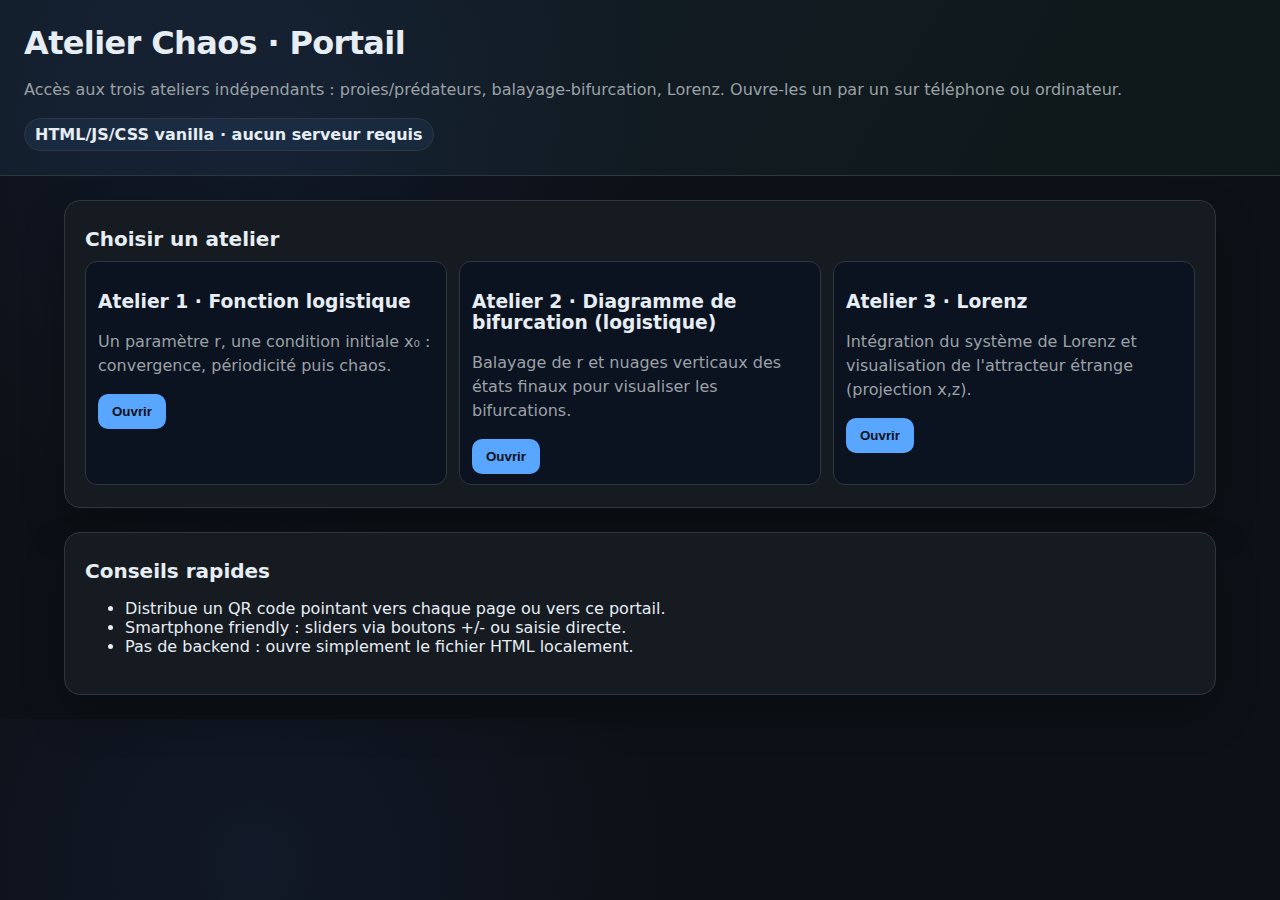
<file: index.html>
<!DOCTYPE html>
<html lang="fr">
<head>
  <meta charset="UTF-8" />
  <meta name="viewport" content="width=device-width, initial-scale=1.0" />
  <title>Atelier Chaos – Portail</title>
  <link rel="stylesheet" href="styles.css" />
</head>
<body>
  <header>
    <h1>Atelier Chaos · Portail</h1>
    <p>Accès aux trois ateliers indépendants : proies/prédateurs, balayage-bifurcation, Lorenz. Ouvre-les un par un sur téléphone ou ordinateur.</p>
    <div class="badge">HTML/JS/CSS vanilla · aucun serveur requis</div>
  </header>

  <div class="main">
    <section class="section">
      <h2>Choisir un atelier</h2>
      <div class="cards">
        <div class="card">
          <h3>Atelier 1 · Fonction logistique</h3>
          <p>Un paramètre r, une condition initiale x₀ : convergence, périodicité puis chaos.</p>
          <div class="button-row"><a href="predator.html"><button>Ouvrir</button></a></div>
        </div>
        <div class="card">
          <h3>Atelier 2 · Diagramme de bifurcation (logistique)</h3>
          <p>Balayage de r et nuages verticaux des états finaux pour visualiser les bifurcations.</p>
          <div class="button-row"><a href="bifurcation.html"><button>Ouvrir</button></a></div>
        </div>
        <div class="card">
          <h3>Atelier 3 · Lorenz</h3>
          <p>Intégration du système de Lorenz et visualisation de l'attracteur étrange (projection x,z).</p>
          <div class="button-row"><a href="lorenz.html"><button>Ouvrir</button></a></div>
        </div>
      </div>
    </section>
    <section class="section">
      <h2>Conseils rapides</h2>
      <ul>
        <li>Distribue un QR code pointant vers chaque page ou vers ce portail.</li>
        <li>Smartphone friendly : sliders via boutons +/- ou saisie directe.</li>
        <li>Pas de backend : ouvre simplement le fichier HTML localement.</li>
      </ul>
    </section>
  </div>
</body>
</html>
</file>
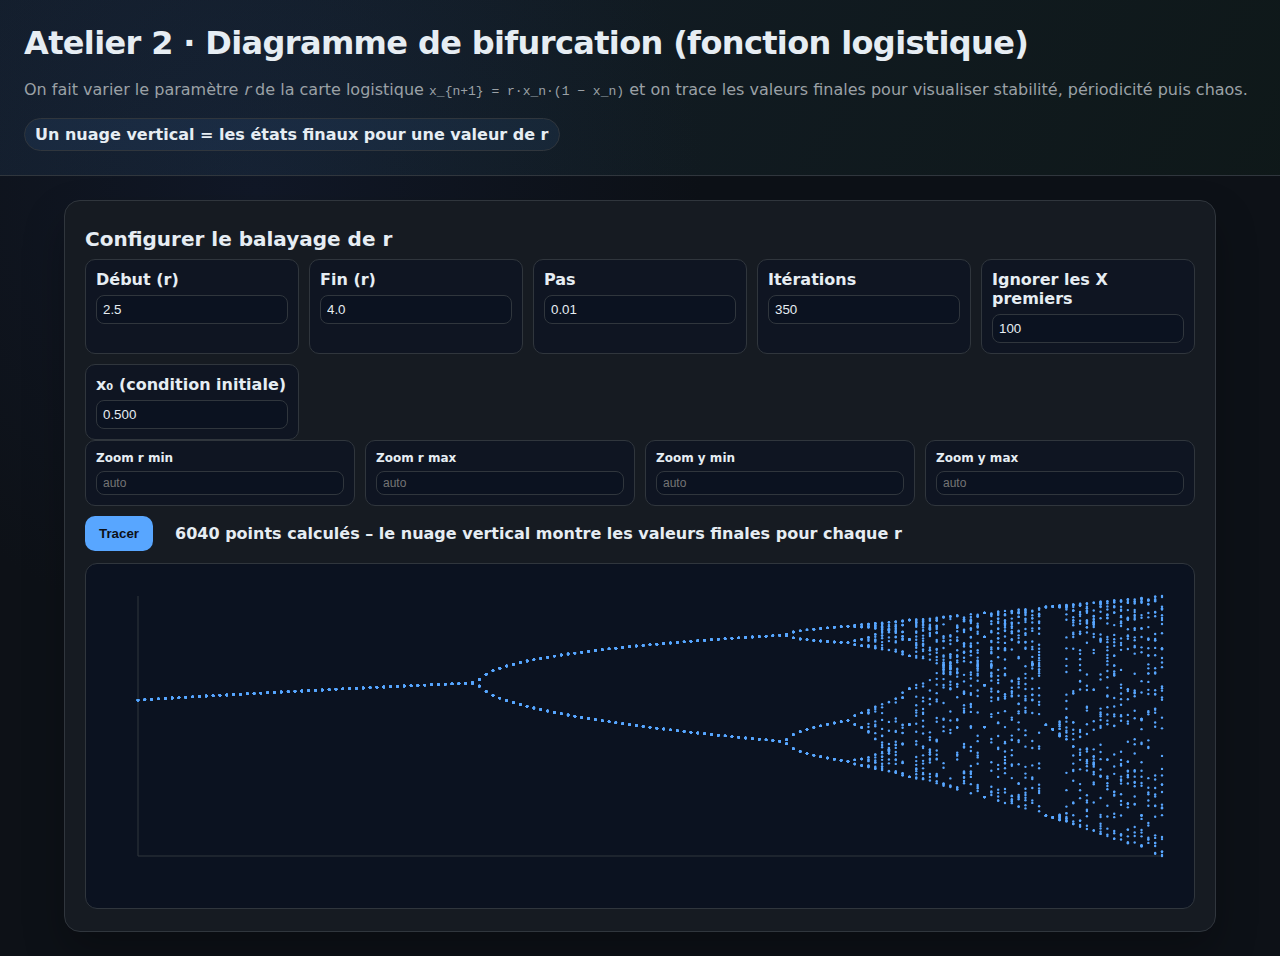
<file: bifurcation.html>
<!DOCTYPE html>
<html lang="fr">
<head>
  <meta charset="UTF-8" />
  <meta name="viewport" content="width=device-width, initial-scale=1.0" />
  <title>Atelier 2 – Bifurcation de la carte logistique</title>
  <link rel="stylesheet" href="styles.css" />
</head>
<body>
  <header>
    <h1>Atelier 2 · Diagramme de bifurcation (fonction logistique)</h1>
    <p>On fait varier le paramètre <em>r</em> de la carte logistique <code>x_{n+1} = r·x_n·(1 − x_n)</code> et on trace les valeurs finales pour visualiser stabilité, périodicité puis chaos.</p>
    <div class="badge">Un nuage vertical = les états finaux pour une valeur de r</div>
  </header>

  <div class="main">
    <section class="section">
      <h2>Configurer le balayage de r</h2>
      <div class="controls">
        <div class="control"><label>Début (r)</label><input id="bf-start" type="number" step="0.01" value="2.5"></div>
        <div class="control"><label>Fin (r)</label><input id="bf-end" type="number" step="0.01" value="4.0"></div>
        <div class="control"><label>Pas</label><input id="bf-step" type="number" step="0.005" value="0.01"></div>
        <div class="control"><label>Itérations</label><input id="bf-steps" type="number" step="10" value="350"></div>
        <div class="control"><label>Ignorer les X premiers</label><input id="bf-transient" type="number" step="5" value="100"></div>
        <div class="control"><label>x₀ (condition initiale)</label><input id="bf-x0" type="number" step="0.001" value="0.500"></div>
      </div>
      <div class="controls">
        <div class="control small"><label>Zoom r min</label><input id="bf-xmin" type="number" step="0.01" placeholder="auto"></div>
        <div class="control small"><label>Zoom r max</label><input id="bf-xmax" type="number" step="0.01" placeholder="auto"></div>
        <div class="control small"><label>Zoom y min</label><input id="bf-ymin" type="number" step="0.01" placeholder="auto"></div>
        <div class="control small"><label>Zoom y max</label><input id="bf-ymax" type="number" step="0.01" placeholder="auto"></div>
      </div>
      <div class="button-row"><button id="bf-run">Tracer</button><span id="bf-note" class="badge" style="border:0; background:transparent;"></span></div>
      <div class="canvas-wrap"><canvas id="bf-canvas"></canvas></div>
    </section>
  </div>

  <script type="module" src="bifurcation.js"></script>
</body>
</html>
</file>
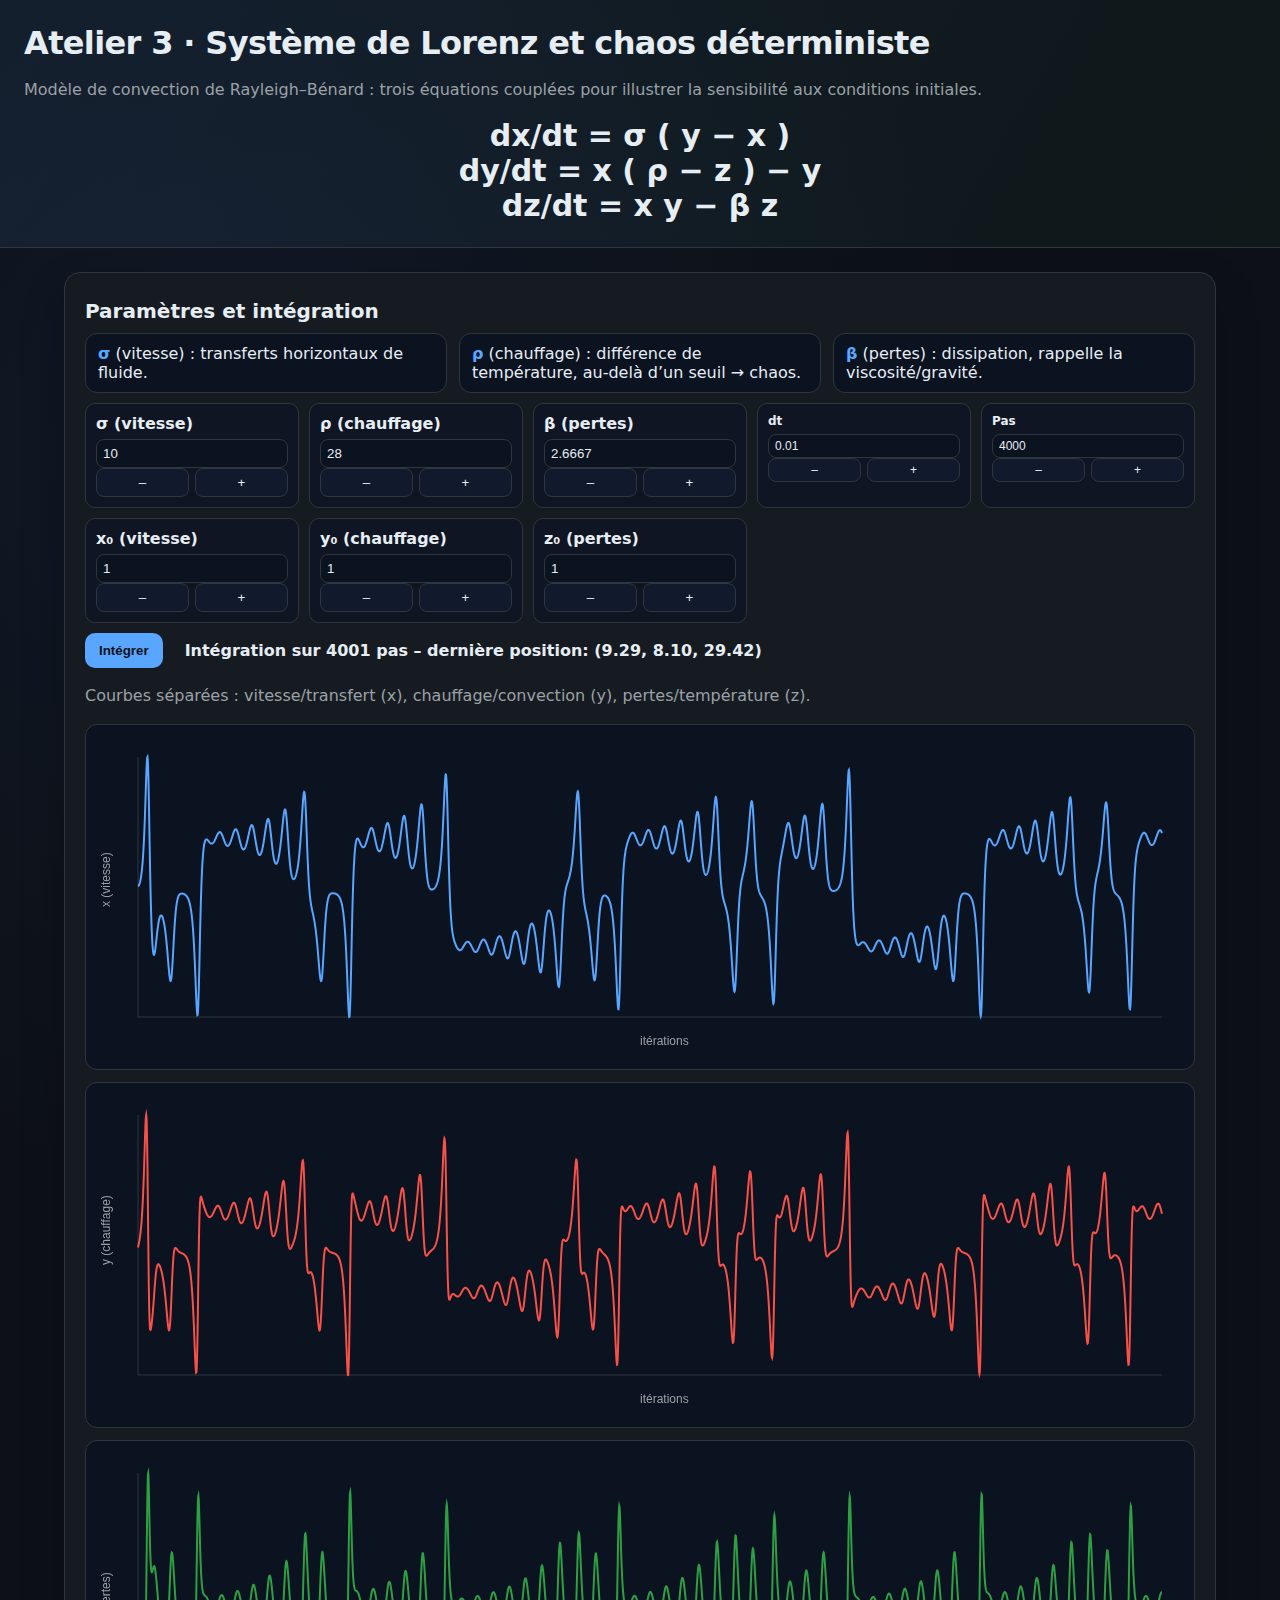
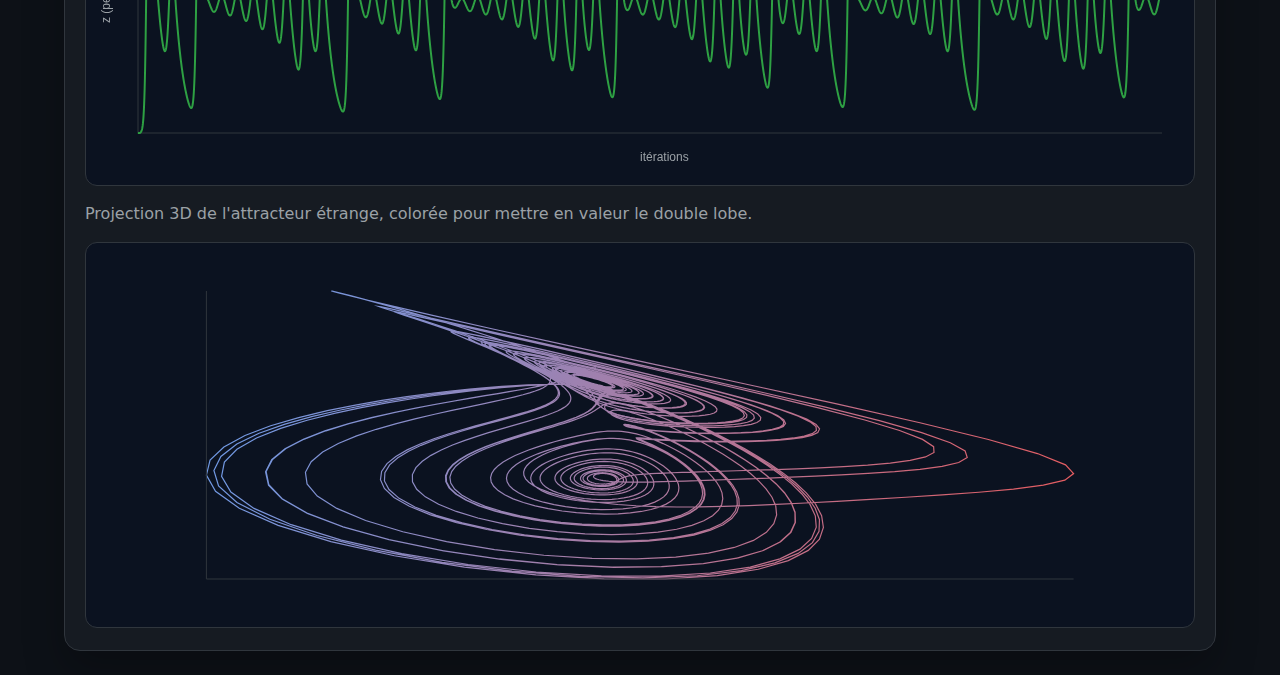
<file: lorenz.html>
<!DOCTYPE html>
<html lang="fr">
<head>
  <meta charset="UTF-8" />
  <meta name="viewport" content="width=device-width, initial-scale=1.0" />
  <title>Lorenz et chaos – Atelier 3</title>
  <link rel="stylesheet" href="styles.css" />
</head>
<body>
  <header>
    <h1>Atelier 3 · Système de Lorenz et chaos déterministe</h1>
    <p>Modèle de convection de Rayleigh–Bénard : trois équations couplées pour illustrer la sensibilité aux conditions initiales.</p>
    <div style="text-align:center; font-size:30px; font-weight:800; margin-top:12px;">
      <span style="display:block;">dx/dt = σ ( y − x )</span>
      <span style="display:block;">dy/dt = x ( ρ − z ) − y</span>
      <span style="display:block;">dz/dt = x y − β z</span>
    </div>
  </header>

  <div class="main">
    <section class="section" id="part3">
      <h2>Paramètres et intégration</h2>
      <div class="cards">
        <div class="card"><strong>σ</strong> (vitesse) : transferts horizontaux de fluide.</div>
        <div class="card"><strong>ρ</strong> (chauffage) : différence de température, au-delà d’un seuil → chaos.</div>
        <div class="card"><strong>β</strong> (pertes) : dissipation, rappelle la viscosité/gravité.</div>
      </div>
      <div class="controls" style="margin-top:10px;">
        <div class="control"><label>σ (vitesse)</label><input id="lz-sigma" type="number" step="0.1" value="10"><div class="stepper"><button data-step-target="sigma" data-delta="-0.1">–</button><button data-step-target="sigma" data-delta="0.1">+</button></div></div>
        <div class="control"><label>ρ (chauffage)</label><input id="lz-rho" type="number" step="0.1" value="28"><div class="stepper"><button data-step-target="rho" data-delta="-0.1">–</button><button data-step-target="rho" data-delta="0.1">+</button></div></div>
        <div class="control"><label>β (pertes)</label><input id="lz-beta" type="number" step="0.01" value="2.6667"><div class="stepper"><button data-step-target="beta" data-delta="-0.01">–</button><button data-step-target="beta" data-delta="0.01">+</button></div></div>
        <div class="control small"><label>dt</label><input id="lz-dt" type="number" step="0.001" value="0.01"><div class="stepper"><button data-step-target="dt" data-delta="-0.001">–</button><button data-step-target="dt" data-delta="0.001">+</button></div></div>
        <div class="control small"><label>Pas</label><input id="lz-steps" type="number" step="100" value="4000"><div class="stepper"><button data-step-target="steps" data-delta="-100">–</button><button data-step-target="steps" data-delta="100">+</button></div></div>
        <div class="control"><label>x₀ (vitesse)</label><input id="lz-x0" type="number" step="0.1" value="1"><div class="stepper"><button data-step-target="x0" data-delta="-0.1">–</button><button data-step-target="x0" data-delta="0.1">+</button></div></div>
        <div class="control"><label>y₀ (chauffage)</label><input id="lz-y0" type="number" step="0.1" value="1"><div class="stepper"><button data-step-target="y0" data-delta="-0.1">–</button><button data-step-target="y0" data-delta="0.1">+</button></div></div>
        <div class="control"><label>z₀ (pertes)</label><input id="lz-z0" type="number" step="0.1" value="1"><div class="stepper"><button data-step-target="z0" data-delta="-0.1">–</button><button data-step-target="z0" data-delta="0.1">+</button></div></div>
      </div>
      <div class="button-row"><button id="lz-run">Intégrer</button><span id="lz-note" class="badge" style="border:0; background:transparent;"></span></div>
      <p style="color:#9ba1a6;">Courbes séparées : vitesse/transfert (x), chauffage/convection (y), pertes/température (z).</p>
      <div class="canvas-wrap" style="margin-bottom:10px;"><canvas id="lorenz-x"></canvas></div>
      <div class="canvas-wrap" style="margin-bottom:10px;"><canvas id="lorenz-y"></canvas></div>
      <div class="canvas-wrap"><canvas id="lorenz-z"></canvas></div>
      <p style="color:#9ba1a6;">Projection 3D de l'attracteur étrange, colorée pour mettre en valeur le double lobe.</p>
      <div class="canvas-wrap"><canvas id="lorenz-canvas" style="height:360px;"></canvas></div>
    </section>
  </div>

  <script type="module" src="lorenz.js"></script>
</body>
</html>
</file>
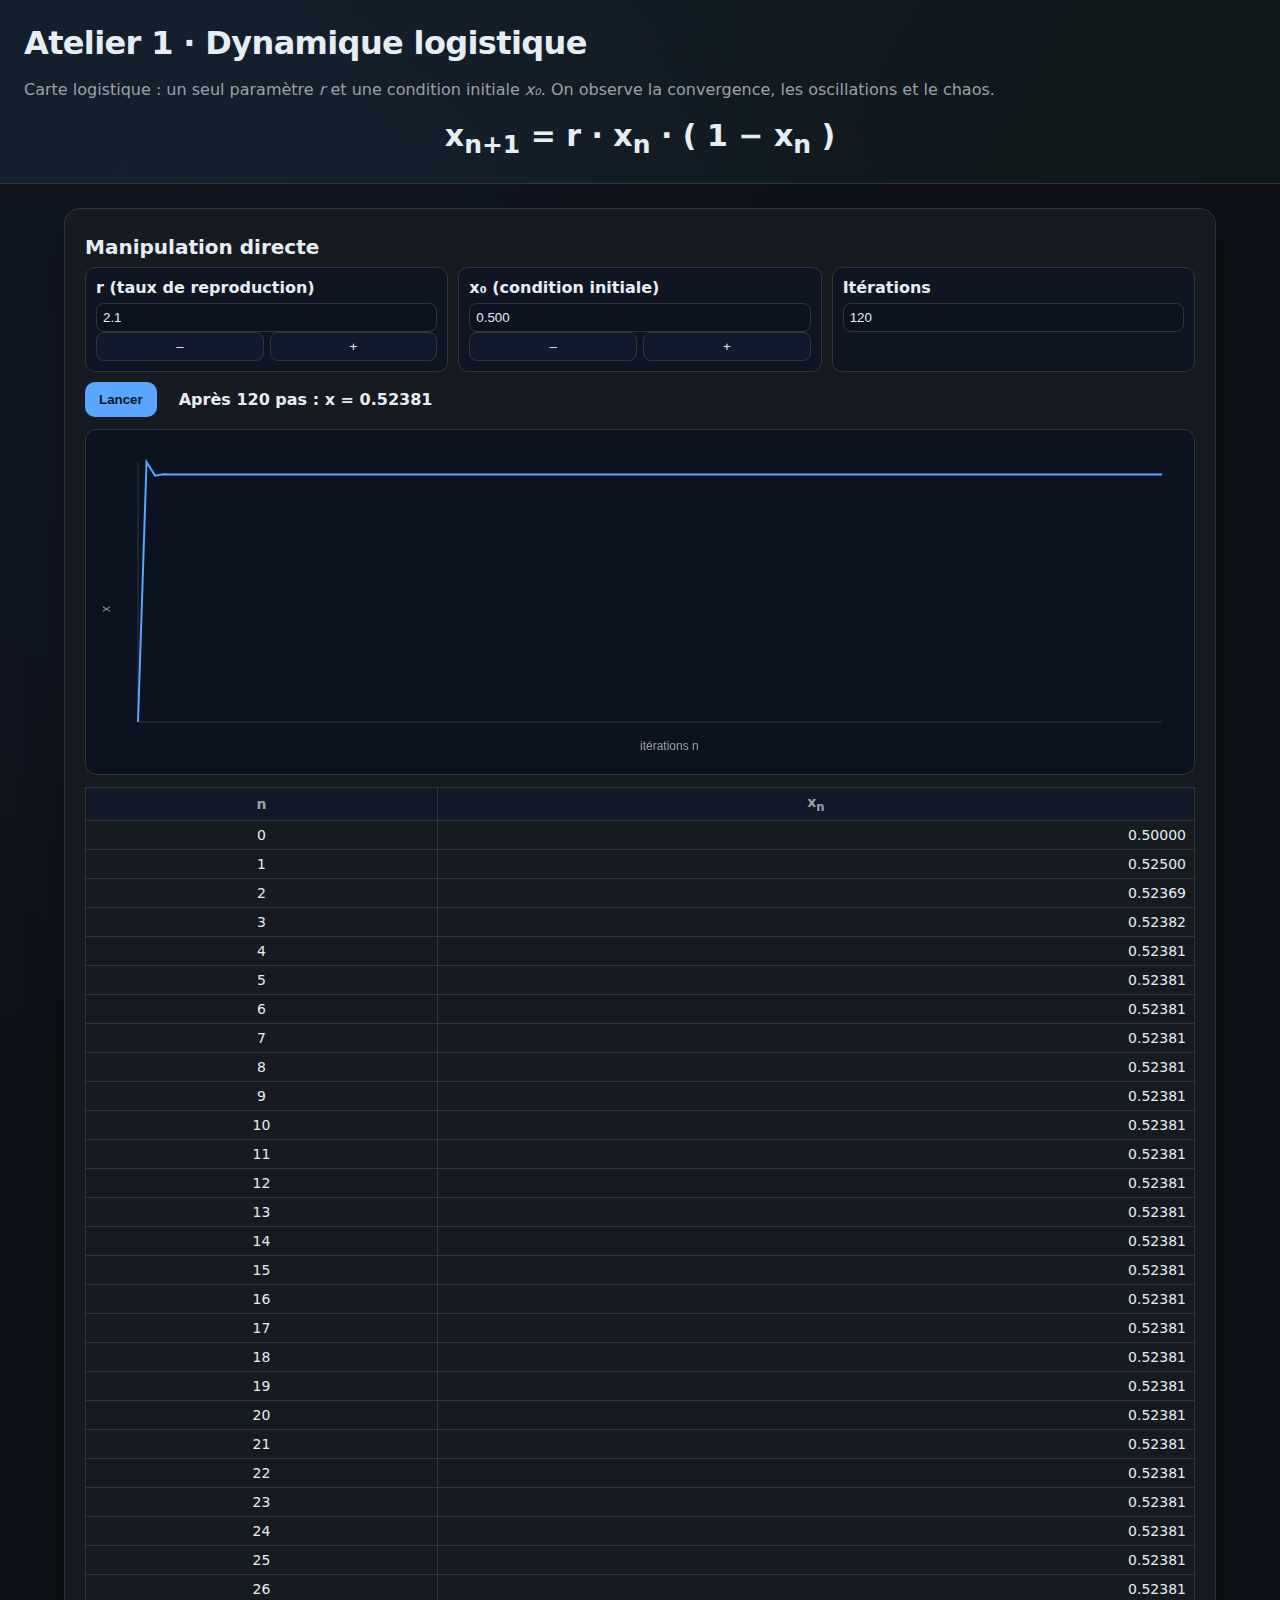
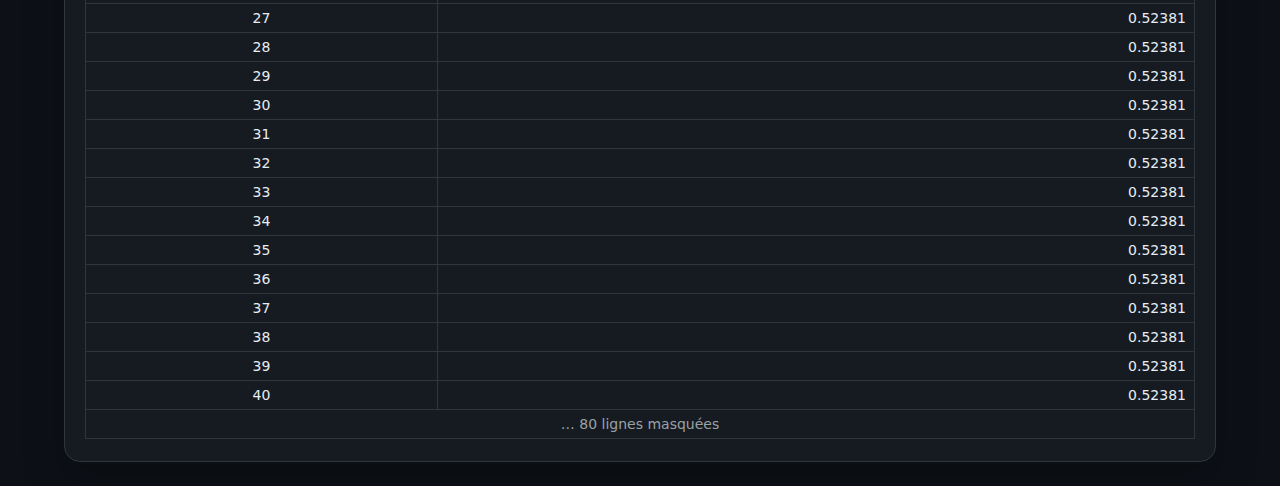
<file: predator.html>
<!DOCTYPE html>
<html lang="fr">
<head>
  <meta charset="UTF-8" />
  <meta name="viewport" content="width=device-width, initial-scale=1.0" />
  <title>Atelier 1 – Fonction logistique</title>
  <link rel="stylesheet" href="styles.css" />
</head>
<body>
  <header>
    <h1>Atelier 1 · Dynamique logistique</h1>
    <p>Carte logistique : un seul paramètre <em>r</em> et une condition initiale <em>x₀</em>. On observe la convergence, les oscillations et le chaos.</p>
    <div style="text-align:center; font-size:30px; font-weight:800; margin-top:12px;">
      x<sub>n+1</sub> = r · x<sub>n</sub> · ( 1 − x<sub>n</sub> )
    </div>
  </header>

  <div class="main">
    <section class="section">
      <h2>Manipulation directe</h2>
      <div class="controls">
        <div class="control"><label>r (taux de reproduction)</label><input id="lg-r" type="number" step="0.01" value="2.1"><div class="stepper"><button data-step-target="r" data-delta="-0.01">–</button><button data-step-target="r" data-delta="0.01">+</button></div></div>
        <div class="control"><label>x₀ (condition initiale)</label><input id="lg-x0" type="number" step="0.001" value="0.500"><div class="stepper"><button data-step-target="x0" data-delta="-0.01">–</button><button data-step-target="x0" data-delta="0.01">+</button></div></div>
        <div class="control"><label>Itérations</label><input id="lg-steps" type="number" step="10" value="120"></div>
      </div>
      <div class="button-row"><button id="lg-run">Lancer</button><span id="lg-summary" class="badge" style="border:0; background:transparent;"></span></div>
      <div class="canvas-wrap"><canvas id="lg-chart"></canvas></div>
      <table class="table">
        <thead><tr><th>n</th><th>x<sub>n</sub></th></tr></thead>
        <tbody id="lg-table-body"></tbody>
      </table>
    </section>
  </div>

  <script type="module" src="logistic.js"></script>
</body>
</html>
</file>
<file: styles.css>
:root {
  --bg: #0d1117;
  --panel: #161b22;
  --accent: #2ea043;
  --accent-2: #58a6ff;
  --text: #e6edf3;
  --muted: #9ba1a6;
  --border: #30363d;
  --danger: #f85149;
  --warn: #f2cc60;
  font-family: "DM Sans", "Inter", system-ui, -apple-system, sans-serif;
}

* { box-sizing: border-box; }
body {
  margin: 0;
  background: radial-gradient(circle at 20% 20%, #111827, #0d1117 35%),
              radial-gradient(circle at 80% 10%, #0b1624, #0d1117 40%),
              #0d1117;
  color: var(--text);
}

header {
  padding: 24px;
  border-bottom: 1px solid var(--border);
  background: linear-gradient(120deg, rgba(88,166,255,0.08), rgba(46,160,67,0.05));
}

h1 { margin: 0 0 8px; font-size: 32px; letter-spacing: -0.02em; }
h2 { margin: 8px 0; font-size: 20px; }
p { color: var(--muted); line-height: 1.5; }

.main { max-width: 1200px; margin: 0 auto; padding: 24px; display: grid; gap: 24px; }
.section {
  background: var(--panel);
  border: 1px solid var(--border);
  border-radius: 16px;
  padding: 18px 20px 22px;
  box-shadow: 0 20px 40px rgba(0,0,0,0.25);
}

.controls { display: grid; gap: 10px; grid-template-columns: repeat(auto-fit, minmax(180px, 1fr)); }
.control { border: 1px solid var(--border); border-radius: 10px; padding: 10px; background: #0f1522; }
.control label { display: block; font-weight: 600; margin-bottom: 6px; }
.control input[type=number] { width: 100%; background: #0b1220; color: var(--text); border: 1px solid var(--border); border-radius: 8px; padding: 6px; }
.control .stepper { display: flex; gap: 6px; }
.control button {
  flex: 1;
  background: #111a2c;
  color: var(--text);
  border: 1px solid var(--border);
  border-radius: 8px;
  padding: 6px;
  cursor: pointer;
}
.control button:hover { border-color: var(--accent-2); color: var(--accent-2); }

.control.small label { font-size: 12px; }
.control.small input { font-size: 12px; padding: 4px 6px; }
.control.small .stepper button { padding: 4px; font-size: 12px; }

.button-row { display: flex; gap: 12px; margin-top: 10px; flex-wrap: wrap; }
.button-row button { background: var(--accent-2); color: #0d1117; border: none; padding: 10px 14px; border-radius: 10px; font-weight: 700; cursor: pointer; }
.button-row button.secondary { background: transparent; border: 1px solid var(--border); color: var(--text); }
.button-row button.danger { background: var(--danger); color: #0d1117; }
.button-row button:hover { filter: brightness(1.05); }

.canvas-wrap { background: #0b1220; border: 1px solid var(--border); border-radius: 12px; padding: 12px; margin-top: 12px; }
canvas { width: 100%; height: 320px; display: block; }

.table { width: 100%; border-collapse: collapse; margin-top: 12px; font-size: 14px; }
.table th, .table td { border: 1px solid var(--border); padding: 6px 8px; text-align: right; }
.table th { background: #111827; color: var(--muted); text-align: center; }
.table td:first-child, .table th:first-child { text-align: center; }

.badge { display: inline-flex; align-items: center; gap: 6px; padding: 6px 10px; border-radius: 999px; border: 1px solid var(--border); background: rgba(88,166,255,0.08); color: var(--text); font-weight: 600; }

.cards { display: grid; grid-template-columns: repeat(auto-fit, minmax(220px, 1fr)); gap: 12px; margin-top: 10px; }
.card { border: 1px solid var(--border); border-radius: 12px; padding: 10px 12px; background: #0b1220; }
.card strong { color: var(--accent-2); }

@media (max-width: 640px) {
  h1 { font-size: 26px; }
  canvas { height: 240px; }
}
</file>
